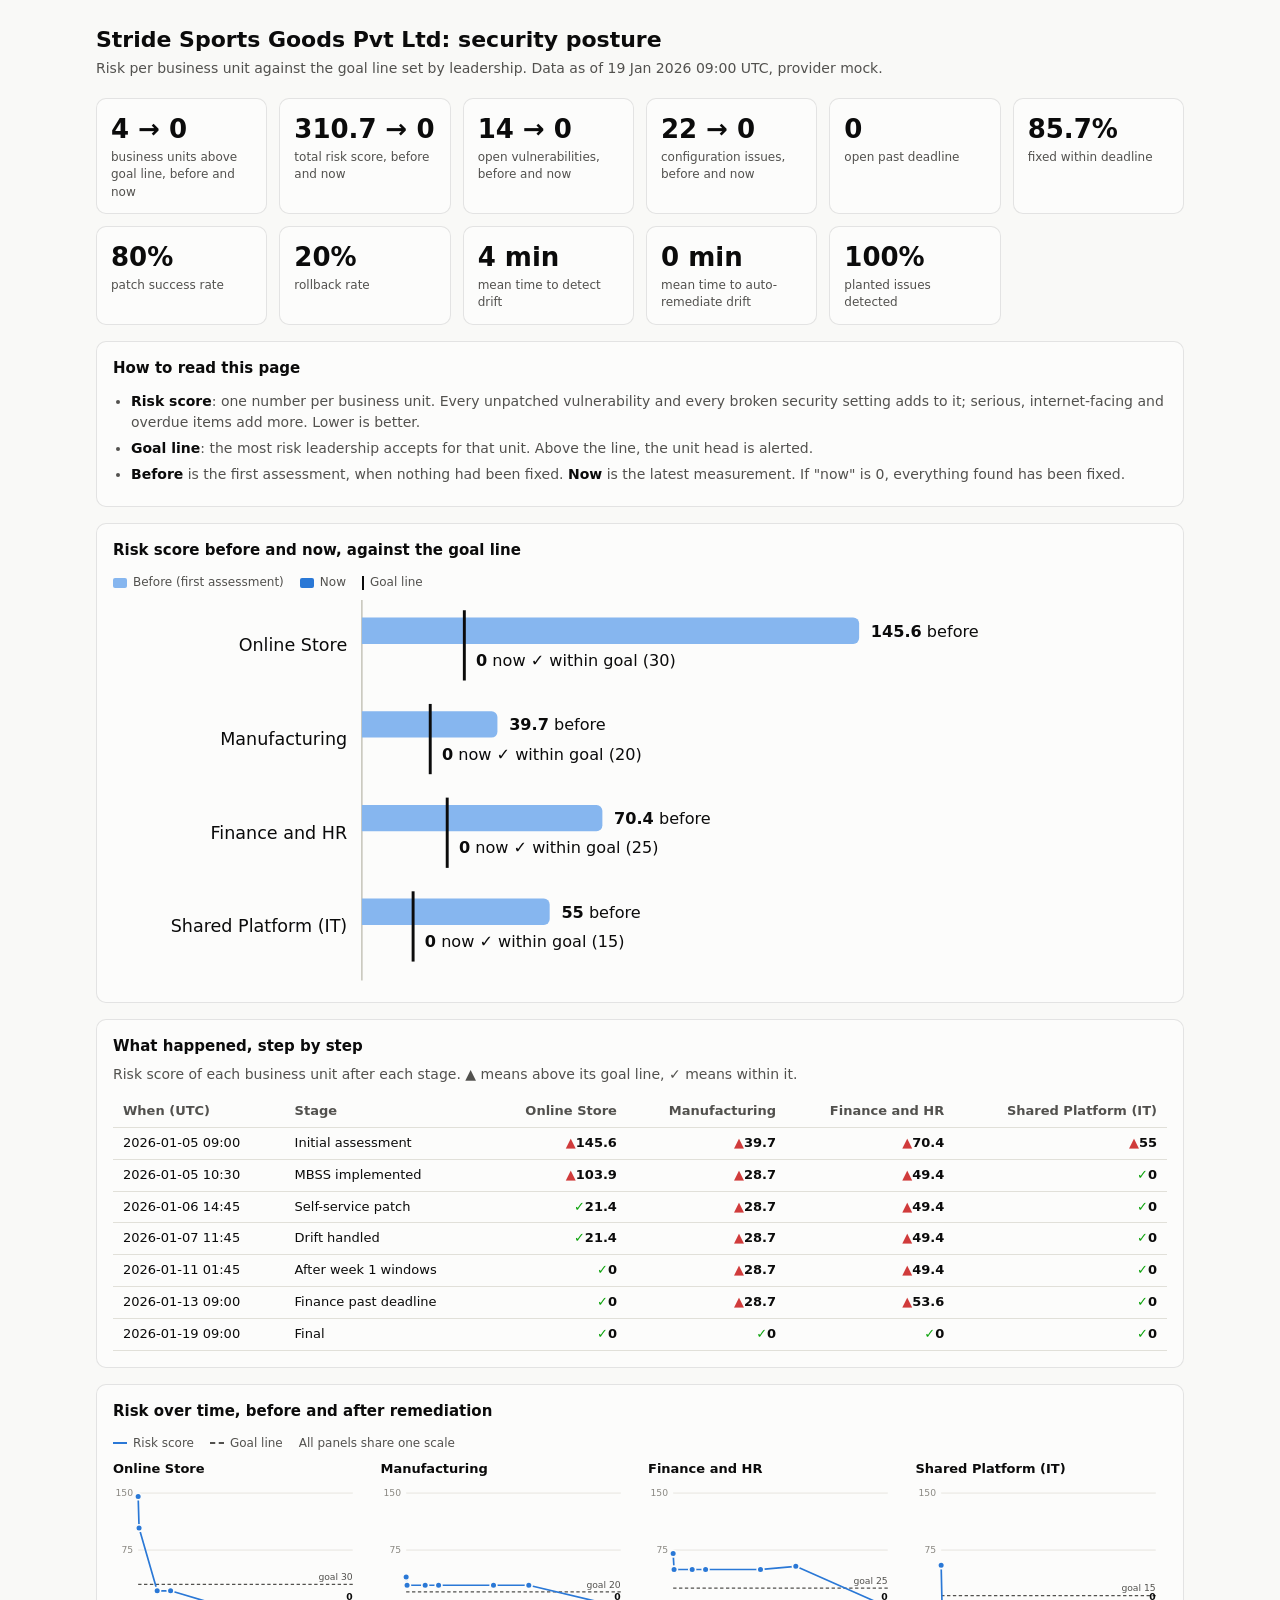
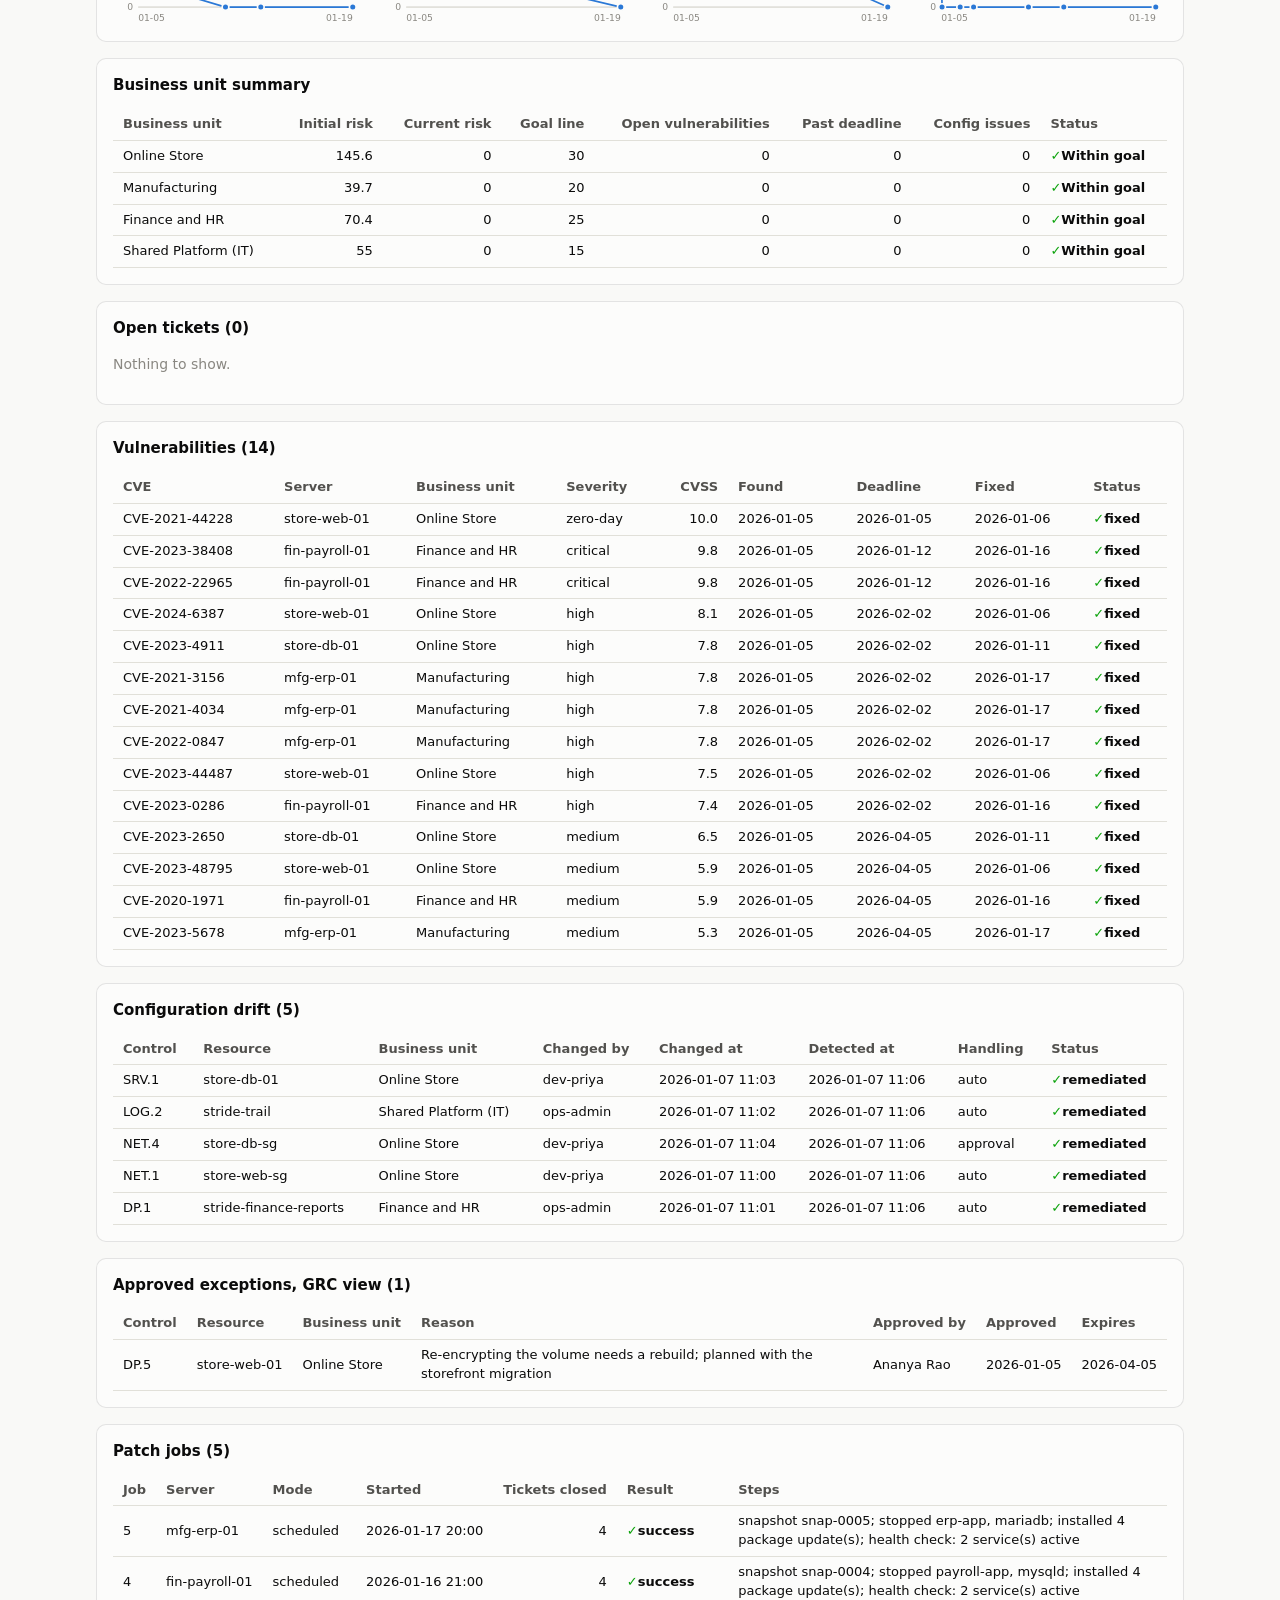
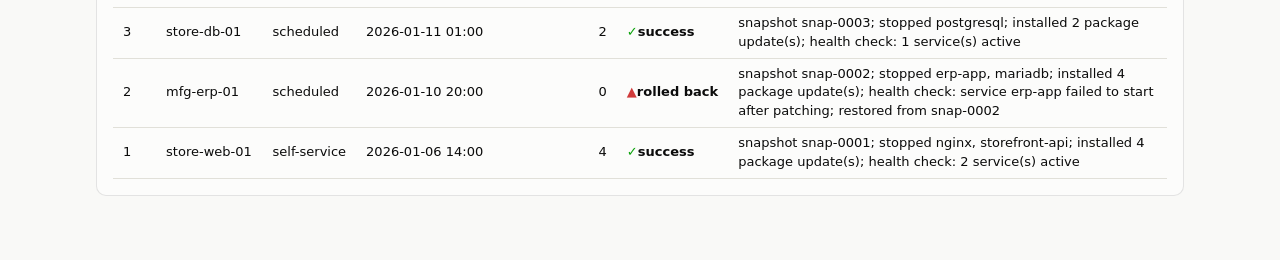
<file: dashboard/index.html>
<!doctype html><html lang="en"><head><meta charset="utf-8"><meta name="viewport" content="width=device-width,initial-scale=1"><title>CSPM dashboard</title><style>
:root{color-scheme:light;--page:#f9f9f7;--surface:#fcfcfb;--ink:#0b0b0b;--ink2:#52514e;--muted:#898781;
--grid:#e1e0d9;--axis:#c3c2b7;--border:rgba(11,11,11,.10);--series:#2a78d6;--good:#0ca30c;--critical:#d03b3b;--warning:#fab219}
@media (prefers-color-scheme:dark){:root:not([data-theme="light"]){color-scheme:dark;--page:#0d0d0d;--surface:#1a1a19;
--ink:#f0efec;--ink2:#c3c2b7;--muted:#898781;--grid:#2c2c2a;--axis:#383835;--border:rgba(255,255,255,.10);--series:#3987e5}}
:root[data-theme="dark"]{color-scheme:dark;--page:#0d0d0d;--surface:#1a1a19;--ink:#f0efec;--ink2:#c3c2b7;--muted:#898781;
--grid:#2c2c2a;--axis:#383835;--border:rgba(255,255,255,.10);--series:#3987e5}
*{box-sizing:border-box}
body{margin:0;background:var(--page);color:var(--ink);font:14px/1.45 system-ui,-apple-system,"Segoe UI",sans-serif}
main{max-width:1120px;margin:0 auto;padding:24px 16px 48px}
h1{font-size:22px;margin:0 0 2px}h2{font-size:15px;margin:0 0 12px}
.sub{color:var(--ink2);margin:0 0 20px}
.card{background:var(--surface);border:1px solid var(--border);border-radius:10px;padding:16px;margin-bottom:16px}
.tiles{display:grid;grid-template-columns:repeat(auto-fit,minmax(150px,1fr));gap:12px;margin-bottom:16px}
.tile{background:var(--surface);border:1px solid var(--border);border-radius:10px;padding:12px 14px}
.tile .v{font-size:26px;font-weight:600}.tile .l{color:var(--ink2);font-size:12px}
.panels{display:grid;grid-template-columns:repeat(auto-fit,minmax(250px,1fr));gap:16px}
.panel h3{font-size:13px;margin:0 0 4px;font-weight:600}
svg{display:block;width:100%;height:auto;overflow:visible}
svg text{font:11px system-ui,-apple-system,"Segoe UI",sans-serif;fill:var(--muted)}
svg text.val{fill:var(--ink);font-weight:600}svg text.name{fill:var(--ink);font-size:12px}svg text.sec{fill:var(--ink2)}
.bar{fill:var(--series)}.line{fill:none;stroke:var(--series);stroke-width:2;stroke-linejoin:round}
.dot{fill:var(--series);stroke:var(--surface);stroke-width:2}.hit{fill:transparent}
.gridl{stroke:var(--grid);stroke-width:1}.axisl{stroke:var(--axis);stroke-width:1}
.goal{stroke:var(--ink);stroke-width:2}.goald{stroke:var(--ink2);stroke-width:1.5;stroke-dasharray:4 3}
.legend{display:flex;gap:16px;color:var(--ink2);font-size:12px;margin:0 0 8px;flex-wrap:wrap}
.legend i{display:inline-block;vertical-align:middle;margin-right:6px}
.tablewrap{overflow-x:auto}
table{border-collapse:collapse;width:100%;font-size:13px}
th,td{text-align:left;padding:6px 10px;border-bottom:1px solid var(--grid);white-space:nowrap}
th{color:var(--ink2);font-weight:600}td.num,th.num{text-align:right;font-variant-numeric:tabular-nums}
td.wrap{white-space:normal;min-width:220px}
.st{font-weight:600}.st.bad::before{content:"\25B2 ";color:var(--critical)}.st.ok::before{content:"\2713 ";color:var(--good)}
.st.wait::before{content:"\25CF ";color:var(--warning)}
#tip{position:fixed;pointer-events:none;background:var(--ink);color:var(--surface);padding:6px 9px;border-radius:6px;
font-size:12px;white-space:pre-line;display:none;z-index:9;max-width:260px}
.empty{color:var(--muted)}
:root{--before:#86b6ef}
@media (prefers-color-scheme:dark){:root:not([data-theme="light"]){--before:#184f95}}
:root[data-theme="dark"]{--before:#184f95}
.bar.before{fill:var(--before)}
.how{margin:0;padding-left:18px;color:var(--ink2)}.how li{margin-bottom:6px}.how b{color:var(--ink)}
.card .sub{margin:-6px 0 12px}
</style></head><body><main><h1>Stride Sports Goods Pvt Ltd: security posture</h1><p class="sub">Risk per business unit against the goal line set by leadership. Data as of 19 Jan 2026 09:00 UTC, provider mock.</p><div class="tiles"><div class="tile"><div class="v">4 → 0</div><div class="l">business units above goal line, before and now</div></div><div class="tile"><div class="v">310.7 → 0</div><div class="l">total risk score, before and now</div></div><div class="tile"><div class="v">14 → 0</div><div class="l">open vulnerabilities, before and now</div></div><div class="tile"><div class="v">22 → 0</div><div class="l">configuration issues, before and now</div></div><div class="tile"><div class="v">0</div><div class="l">open past deadline</div></div><div class="tile"><div class="v">85.7%</div><div class="l">fixed within deadline</div></div><div class="tile"><div class="v">80%</div><div class="l">patch success rate</div></div><div class="tile"><div class="v">20%</div><div class="l">rollback rate</div></div><div class="tile"><div class="v">4 min</div><div class="l">mean time to detect drift</div></div><div class="tile"><div class="v">0 min</div><div class="l">mean time to auto-remediate drift</div></div><div class="tile"><div class="v">100%</div><div class="l">planted issues detected</div></div></div><div class="card"><h2>How to read this page</h2><ul class="how"><li><b>Risk score</b>: one number per business unit. Every unpatched vulnerability and every broken security setting adds to it; serious, internet-facing and overdue items add more. Lower is better.</li><li><b>Goal line</b>: the most risk leadership accepts for that unit. Above the line, the unit head is alerted.</li><li><b>Before</b> is the first assessment, when nothing had been fixed. <b>Now</b> is the latest measurement. If "now" is 0, everything found has been fixed.</li></ul></div><div class="card"><h2>Risk score before and now, against the goal line</h2><div class="legend"><span><i style="width:14px;height:10px;border-radius:2px;background:var(--before)"></i>Before (first assessment)</span><span><i style="width:14px;height:10px;border-radius:2px;background:var(--series)"></i>Now</span><span><i style="width:2px;height:14px;background:var(--ink)"></i>Goal line</span></div><svg viewBox="0 0 720 264" role="img" aria-label="Risk score before and now against the goal line for each business unit"><line class="axisl" x1="170" y1="0" x2="170" y2="260"/><g data-tip="Online Store (goal line 30)
Before: risk 145.6, 6 vulnerabilities, 6 config issues
Now: risk 0, 0 vulnerabilities, 0 config issues"><rect class="hit" x="0" y="2" width="720" height="64"/><text class="name" x="160" y="35" text-anchor="end">Online Store</text><path class="bar before" d="M170,12 h335.7 a4,4 0 0 1 4,4 v10 a4,4 0 0 1 -4,4 h-335.7 z"/><rect class="bar" x="170" y="32" width="0.0" height="18"/><line class="goal" x1="240.0" y1="7" x2="240.0" y2="55"/><text class="val" x="517.7" y="25">145.6<tspan class="sec" font-weight="400"> before</tspan></text><text class="val" x="248.0" y="45">0<tspan class="sec" font-weight="400"> now  &#10003; within goal (30)</tspan></text></g><g data-tip="Manufacturing (goal line 20)
Before: risk 39.7, 4 vulnerabilities, 2 config issues
Now: risk 0, 0 vulnerabilities, 0 config issues"><rect class="hit" x="0" y="66" width="720" height="64"/><text class="name" x="160" y="99" text-anchor="end">Manufacturing</text><path class="bar before" d="M170,76 h88.6 a4,4 0 0 1 4,4 v10 a4,4 0 0 1 -4,4 h-88.6 z"/><rect class="bar" x="170" y="96" width="0.0" height="18"/><line class="goal" x1="216.7" y1="71" x2="216.7" y2="119"/><text class="val" x="270.6" y="89">39.7<tspan class="sec" font-weight="400"> before</tspan></text><text class="val" x="224.7" y="109">0<tspan class="sec" font-weight="400"> now  &#10003; within goal (20)</tspan></text></g><g data-tip="Finance and HR (goal line 25)
Before: risk 70.4, 4 vulnerabilities, 4 config issues
Now: risk 0, 0 vulnerabilities, 0 config issues"><rect class="hit" x="0" y="130" width="720" height="64"/><text class="name" x="160" y="163" text-anchor="end">Finance and HR</text><path class="bar before" d="M170,140 h160.3 a4,4 0 0 1 4,4 v10 a4,4 0 0 1 -4,4 h-160.3 z"/><rect class="bar" x="170" y="160" width="0.0" height="18"/><line class="goal" x1="228.3" y1="135" x2="228.3" y2="183"/><text class="val" x="342.3" y="153">70.4<tspan class="sec" font-weight="400"> before</tspan></text><text class="val" x="236.3" y="173">0<tspan class="sec" font-weight="400"> now  &#10003; within goal (25)</tspan></text></g><g data-tip="Shared Platform (IT) (goal line 15)
Before: risk 55, 0 vulnerabilities, 10 config issues
Now: risk 0, 0 vulnerabilities, 0 config issues"><rect class="hit" x="0" y="194" width="720" height="64"/><text class="name" x="160" y="227" text-anchor="end">Shared Platform (IT)</text><path class="bar before" d="M170,204 h124.3 a4,4 0 0 1 4,4 v10 a4,4 0 0 1 -4,4 h-124.3 z"/><rect class="bar" x="170" y="224" width="0.0" height="18"/><line class="goal" x1="205.0" y1="199" x2="205.0" y2="247"/><text class="val" x="306.3" y="217">55<tspan class="sec" font-weight="400"> before</tspan></text><text class="val" x="213.0" y="237">0<tspan class="sec" font-weight="400"> now  &#10003; within goal (15)</tspan></text></g></svg></div><div class="card"><h2>What happened, step by step</h2><p class="sub">Risk score of each business unit after each stage. &#9650; means above its goal line, &#10003; means within it.</p><div class="tablewrap"><table><thead><tr><th class="">When (UTC)</th><th class="">Stage</th><th class="num">Online Store</th><th class="num">Manufacturing</th><th class="num">Finance and HR</th><th class="num">Shared Platform (IT)</th></tr></thead><tbody><tr><td class="">2026-01-05 09:00</td><td class="">Initial assessment</td><td class="num"><span class="st bad">145.6</span></td><td class="num"><span class="st bad">39.7</span></td><td class="num"><span class="st bad">70.4</span></td><td class="num"><span class="st bad">55</span></td></tr><tr><td class="">2026-01-05 10:30</td><td class="">MBSS implemented</td><td class="num"><span class="st bad">103.9</span></td><td class="num"><span class="st bad">28.7</span></td><td class="num"><span class="st bad">49.4</span></td><td class="num"><span class="st ok">0</span></td></tr><tr><td class="">2026-01-06 14:45</td><td class="">Self-service patch</td><td class="num"><span class="st ok">21.4</span></td><td class="num"><span class="st bad">28.7</span></td><td class="num"><span class="st bad">49.4</span></td><td class="num"><span class="st ok">0</span></td></tr><tr><td class="">2026-01-07 11:45</td><td class="">Drift handled</td><td class="num"><span class="st ok">21.4</span></td><td class="num"><span class="st bad">28.7</span></td><td class="num"><span class="st bad">49.4</span></td><td class="num"><span class="st ok">0</span></td></tr><tr><td class="">2026-01-11 01:45</td><td class="">After week 1 windows</td><td class="num"><span class="st ok">0</span></td><td class="num"><span class="st bad">28.7</span></td><td class="num"><span class="st bad">49.4</span></td><td class="num"><span class="st ok">0</span></td></tr><tr><td class="">2026-01-13 09:00</td><td class="">Finance past deadline</td><td class="num"><span class="st ok">0</span></td><td class="num"><span class="st bad">28.7</span></td><td class="num"><span class="st bad">53.6</span></td><td class="num"><span class="st ok">0</span></td></tr><tr><td class="">2026-01-19 09:00</td><td class="">Final</td><td class="num"><span class="st ok">0</span></td><td class="num"><span class="st ok">0</span></td><td class="num"><span class="st ok">0</span></td><td class="num"><span class="st ok">0</span></td></tr></tbody></table></div></div><div class="card"><h2>Risk over time, before and after remediation</h2><div class="legend"><span><i style="width:14px;height:2px;background:var(--series)"></i>Risk score</span><span><i style="width:14px;border-top:2px dashed var(--ink2)"></i>Goal line</span><span>All panels share one scale</span></div><div class="panels"><div class="panel"><h3>Online Store</h3><svg viewBox="0 0 300 170" role="img" aria-label="Risk trend for Online Store"><line class="axisl" x1="30" y1="148.0" x2="286" y2="148.0"/><text x="24" y="152.0" text-anchor="end">0</text><line class="gridl" x1="30" y1="80.0" x2="286" y2="80.0"/><text x="24" y="84.0" text-anchor="end">75</text><line class="gridl" x1="30" y1="12.0" x2="286" y2="12.0"/><text x="24" y="16.0" text-anchor="end">150</text><line class="goald" x1="30" y1="120.8" x2="286" y2="120.8"/><text class="sec" x="286" y="115.8" text-anchor="end">goal 30</text><polyline class="line" points="30.0,16.0 31.1,53.8 52.7,128.6 68.7,128.6 134.2,148.0 176.3,148.0 286.0,148.0"/><g data-tip="2026-01-05 09:00 UTC
Risk 145.6
Initial assessment"><circle class="hit" cx="30.0" cy="16.0" r="11"/><circle class="dot" cx="30.0" cy="16.0" r="4"/></g><g data-tip="2026-01-05 10:30 UTC
Risk 103.9
MBSS implemented"><circle class="hit" cx="31.1" cy="53.8" r="11"/><circle class="dot" cx="31.1" cy="53.8" r="4"/></g><g data-tip="2026-01-06 14:45 UTC
Risk 21.4
Self-service patch"><circle class="hit" cx="52.7" cy="128.6" r="11"/><circle class="dot" cx="52.7" cy="128.6" r="4"/></g><g data-tip="2026-01-07 11:45 UTC
Risk 21.4
Drift handled"><circle class="hit" cx="68.7" cy="128.6" r="11"/><circle class="dot" cx="68.7" cy="128.6" r="4"/></g><g data-tip="2026-01-11 01:45 UTC
Risk 0
After week 1 windows"><circle class="hit" cx="134.2" cy="148.0" r="11"/><circle class="dot" cx="134.2" cy="148.0" r="4"/></g><g data-tip="2026-01-13 09:00 UTC
Risk 0
Finance past deadline"><circle class="hit" cx="176.3" cy="148.0" r="11"/><circle class="dot" cx="176.3" cy="148.0" r="4"/></g><g data-tip="2026-01-19 09:00 UTC
Risk 0
Final"><circle class="hit" cx="286.0" cy="148.0" r="11"/><circle class="dot" cx="286.0" cy="148.0" r="4"/></g><text class="val" x="286.0" y="139.0" text-anchor="end">0</text><text x="30" y="165">01-05</text><text x="286" y="165" text-anchor="end">01-19</text></svg></div><div class="panel"><h3>Manufacturing</h3><svg viewBox="0 0 300 170" role="img" aria-label="Risk trend for Manufacturing"><line class="axisl" x1="30" y1="148.0" x2="286" y2="148.0"/><text x="24" y="152.0" text-anchor="end">0</text><line class="gridl" x1="30" y1="80.0" x2="286" y2="80.0"/><text x="24" y="84.0" text-anchor="end">75</text><line class="gridl" x1="30" y1="12.0" x2="286" y2="12.0"/><text x="24" y="16.0" text-anchor="end">150</text><line class="goald" x1="30" y1="129.9" x2="286" y2="129.9"/><text class="sec" x="286" y="124.9" text-anchor="end">goal 20</text><polyline class="line" points="30.0,112.0 31.1,122.0 52.7,122.0 68.7,122.0 134.2,122.0 176.3,122.0 286.0,148.0"/><g data-tip="2026-01-05 09:00 UTC
Risk 39.7
Initial assessment"><circle class="hit" cx="30.0" cy="112.0" r="11"/><circle class="dot" cx="30.0" cy="112.0" r="4"/></g><g data-tip="2026-01-05 10:30 UTC
Risk 28.7
MBSS implemented"><circle class="hit" cx="31.1" cy="122.0" r="11"/><circle class="dot" cx="31.1" cy="122.0" r="4"/></g><g data-tip="2026-01-06 14:45 UTC
Risk 28.7
Self-service patch"><circle class="hit" cx="52.7" cy="122.0" r="11"/><circle class="dot" cx="52.7" cy="122.0" r="4"/></g><g data-tip="2026-01-07 11:45 UTC
Risk 28.7
Drift handled"><circle class="hit" cx="68.7" cy="122.0" r="11"/><circle class="dot" cx="68.7" cy="122.0" r="4"/></g><g data-tip="2026-01-11 01:45 UTC
Risk 28.7
After week 1 windows"><circle class="hit" cx="134.2" cy="122.0" r="11"/><circle class="dot" cx="134.2" cy="122.0" r="4"/></g><g data-tip="2026-01-13 09:00 UTC
Risk 28.7
Finance past deadline"><circle class="hit" cx="176.3" cy="122.0" r="11"/><circle class="dot" cx="176.3" cy="122.0" r="4"/></g><g data-tip="2026-01-19 09:00 UTC
Risk 0
Final"><circle class="hit" cx="286.0" cy="148.0" r="11"/><circle class="dot" cx="286.0" cy="148.0" r="4"/></g><text class="val" x="286.0" y="139.0" text-anchor="end">0</text><text x="30" y="165">01-05</text><text x="286" y="165" text-anchor="end">01-19</text></svg></div><div class="panel"><h3>Finance and HR</h3><svg viewBox="0 0 300 170" role="img" aria-label="Risk trend for Finance and HR"><line class="axisl" x1="30" y1="148.0" x2="286" y2="148.0"/><text x="24" y="152.0" text-anchor="end">0</text><line class="gridl" x1="30" y1="80.0" x2="286" y2="80.0"/><text x="24" y="84.0" text-anchor="end">75</text><line class="gridl" x1="30" y1="12.0" x2="286" y2="12.0"/><text x="24" y="16.0" text-anchor="end">150</text><line class="goald" x1="30" y1="125.3" x2="286" y2="125.3"/><text class="sec" x="286" y="120.3" text-anchor="end">goal 25</text><polyline class="line" points="30.0,84.2 31.1,103.2 52.7,103.2 68.7,103.2 134.2,103.2 176.3,99.4 286.0,148.0"/><g data-tip="2026-01-05 09:00 UTC
Risk 70.4
Initial assessment"><circle class="hit" cx="30.0" cy="84.2" r="11"/><circle class="dot" cx="30.0" cy="84.2" r="4"/></g><g data-tip="2026-01-05 10:30 UTC
Risk 49.4
MBSS implemented"><circle class="hit" cx="31.1" cy="103.2" r="11"/><circle class="dot" cx="31.1" cy="103.2" r="4"/></g><g data-tip="2026-01-06 14:45 UTC
Risk 49.4
Self-service patch"><circle class="hit" cx="52.7" cy="103.2" r="11"/><circle class="dot" cx="52.7" cy="103.2" r="4"/></g><g data-tip="2026-01-07 11:45 UTC
Risk 49.4
Drift handled"><circle class="hit" cx="68.7" cy="103.2" r="11"/><circle class="dot" cx="68.7" cy="103.2" r="4"/></g><g data-tip="2026-01-11 01:45 UTC
Risk 49.4
After week 1 windows"><circle class="hit" cx="134.2" cy="103.2" r="11"/><circle class="dot" cx="134.2" cy="103.2" r="4"/></g><g data-tip="2026-01-13 09:00 UTC
Risk 53.6
Finance past deadline"><circle class="hit" cx="176.3" cy="99.4" r="11"/><circle class="dot" cx="176.3" cy="99.4" r="4"/></g><g data-tip="2026-01-19 09:00 UTC
Risk 0
Final"><circle class="hit" cx="286.0" cy="148.0" r="11"/><circle class="dot" cx="286.0" cy="148.0" r="4"/></g><text class="val" x="286.0" y="139.0" text-anchor="end">0</text><text x="30" y="165">01-05</text><text x="286" y="165" text-anchor="end">01-19</text></svg></div><div class="panel"><h3>Shared Platform (IT)</h3><svg viewBox="0 0 300 170" role="img" aria-label="Risk trend for Shared Platform (IT)"><line class="axisl" x1="30" y1="148.0" x2="286" y2="148.0"/><text x="24" y="152.0" text-anchor="end">0</text><line class="gridl" x1="30" y1="80.0" x2="286" y2="80.0"/><text x="24" y="84.0" text-anchor="end">75</text><line class="gridl" x1="30" y1="12.0" x2="286" y2="12.0"/><text x="24" y="16.0" text-anchor="end">150</text><line class="goald" x1="30" y1="134.4" x2="286" y2="134.4"/><text class="sec" x="286" y="129.4" text-anchor="end">goal 15</text><polyline class="line" points="30.0,98.1 31.1,148.0 52.7,148.0 68.7,148.0 134.2,148.0 176.3,148.0 286.0,148.0"/><g data-tip="2026-01-05 09:00 UTC
Risk 55
Initial assessment"><circle class="hit" cx="30.0" cy="98.1" r="11"/><circle class="dot" cx="30.0" cy="98.1" r="4"/></g><g data-tip="2026-01-05 10:30 UTC
Risk 0
MBSS implemented"><circle class="hit" cx="31.1" cy="148.0" r="11"/><circle class="dot" cx="31.1" cy="148.0" r="4"/></g><g data-tip="2026-01-06 14:45 UTC
Risk 0
Self-service patch"><circle class="hit" cx="52.7" cy="148.0" r="11"/><circle class="dot" cx="52.7" cy="148.0" r="4"/></g><g data-tip="2026-01-07 11:45 UTC
Risk 0
Drift handled"><circle class="hit" cx="68.7" cy="148.0" r="11"/><circle class="dot" cx="68.7" cy="148.0" r="4"/></g><g data-tip="2026-01-11 01:45 UTC
Risk 0
After week 1 windows"><circle class="hit" cx="134.2" cy="148.0" r="11"/><circle class="dot" cx="134.2" cy="148.0" r="4"/></g><g data-tip="2026-01-13 09:00 UTC
Risk 0
Finance past deadline"><circle class="hit" cx="176.3" cy="148.0" r="11"/><circle class="dot" cx="176.3" cy="148.0" r="4"/></g><g data-tip="2026-01-19 09:00 UTC
Risk 0
Final"><circle class="hit" cx="286.0" cy="148.0" r="11"/><circle class="dot" cx="286.0" cy="148.0" r="4"/></g><text class="val" x="286.0" y="139.0" text-anchor="end">0</text><text x="30" y="165">01-05</text><text x="286" y="165" text-anchor="end">01-19</text></svg></div></div></div><div class="card"><h2>Business unit summary</h2><div class="tablewrap"><table><thead><tr><th class="">Business unit</th><th class="num">Initial risk</th><th class="num">Current risk</th><th class="num">Goal line</th><th class="num">Open vulnerabilities</th><th class="num">Past deadline</th><th class="num">Config issues</th><th class="">Status</th></tr></thead><tbody><tr><td class="">Online Store</td><td class="num">145.6</td><td class="num">0</td><td class="num">30</td><td class="num">0</td><td class="num">0</td><td class="num">0</td><td class=""><span class="st ok">Within goal</span></td></tr><tr><td class="">Manufacturing</td><td class="num">39.7</td><td class="num">0</td><td class="num">20</td><td class="num">0</td><td class="num">0</td><td class="num">0</td><td class=""><span class="st ok">Within goal</span></td></tr><tr><td class="">Finance and HR</td><td class="num">70.4</td><td class="num">0</td><td class="num">25</td><td class="num">0</td><td class="num">0</td><td class="num">0</td><td class=""><span class="st ok">Within goal</span></td></tr><tr><td class="">Shared Platform (IT)</td><td class="num">55</td><td class="num">0</td><td class="num">15</td><td class="num">0</td><td class="num">0</td><td class="num">0</td><td class=""><span class="st ok">Within goal</span></td></tr></tbody></table></div></div><div class="card"><h2>Open tickets (0)</h2><p class="empty">Nothing to show.</p></div><div class="card"><h2>Vulnerabilities (14)</h2><div class="tablewrap"><table><thead><tr><th class="">CVE</th><th class="">Server</th><th class="">Business unit</th><th class="">Severity</th><th class="num">CVSS</th><th class="">Found</th><th class="">Deadline</th><th class="">Fixed</th><th class="">Status</th></tr></thead><tbody><tr><td class="">CVE-2021-44228</td><td class="">store-web-01</td><td class="">Online Store</td><td class="">zero-day</td><td class="num">10.0</td><td class="">2026-01-05</td><td class="">2026-01-05</td><td class="">2026-01-06</td><td class=""><span class="st ok">fixed</span></td></tr><tr><td class="">CVE-2023-38408</td><td class="">fin-payroll-01</td><td class="">Finance and HR</td><td class="">critical</td><td class="num">9.8</td><td class="">2026-01-05</td><td class="">2026-01-12</td><td class="">2026-01-16</td><td class=""><span class="st ok">fixed</span></td></tr><tr><td class="">CVE-2022-22965</td><td class="">fin-payroll-01</td><td class="">Finance and HR</td><td class="">critical</td><td class="num">9.8</td><td class="">2026-01-05</td><td class="">2026-01-12</td><td class="">2026-01-16</td><td class=""><span class="st ok">fixed</span></td></tr><tr><td class="">CVE-2024-6387</td><td class="">store-web-01</td><td class="">Online Store</td><td class="">high</td><td class="num">8.1</td><td class="">2026-01-05</td><td class="">2026-02-02</td><td class="">2026-01-06</td><td class=""><span class="st ok">fixed</span></td></tr><tr><td class="">CVE-2023-4911</td><td class="">store-db-01</td><td class="">Online Store</td><td class="">high</td><td class="num">7.8</td><td class="">2026-01-05</td><td class="">2026-02-02</td><td class="">2026-01-11</td><td class=""><span class="st ok">fixed</span></td></tr><tr><td class="">CVE-2021-3156</td><td class="">mfg-erp-01</td><td class="">Manufacturing</td><td class="">high</td><td class="num">7.8</td><td class="">2026-01-05</td><td class="">2026-02-02</td><td class="">2026-01-17</td><td class=""><span class="st ok">fixed</span></td></tr><tr><td class="">CVE-2021-4034</td><td class="">mfg-erp-01</td><td class="">Manufacturing</td><td class="">high</td><td class="num">7.8</td><td class="">2026-01-05</td><td class="">2026-02-02</td><td class="">2026-01-17</td><td class=""><span class="st ok">fixed</span></td></tr><tr><td class="">CVE-2022-0847</td><td class="">mfg-erp-01</td><td class="">Manufacturing</td><td class="">high</td><td class="num">7.8</td><td class="">2026-01-05</td><td class="">2026-02-02</td><td class="">2026-01-17</td><td class=""><span class="st ok">fixed</span></td></tr><tr><td class="">CVE-2023-44487</td><td class="">store-web-01</td><td class="">Online Store</td><td class="">high</td><td class="num">7.5</td><td class="">2026-01-05</td><td class="">2026-02-02</td><td class="">2026-01-06</td><td class=""><span class="st ok">fixed</span></td></tr><tr><td class="">CVE-2023-0286</td><td class="">fin-payroll-01</td><td class="">Finance and HR</td><td class="">high</td><td class="num">7.4</td><td class="">2026-01-05</td><td class="">2026-02-02</td><td class="">2026-01-16</td><td class=""><span class="st ok">fixed</span></td></tr><tr><td class="">CVE-2023-2650</td><td class="">store-db-01</td><td class="">Online Store</td><td class="">medium</td><td class="num">6.5</td><td class="">2026-01-05</td><td class="">2026-04-05</td><td class="">2026-01-11</td><td class=""><span class="st ok">fixed</span></td></tr><tr><td class="">CVE-2023-48795</td><td class="">store-web-01</td><td class="">Online Store</td><td class="">medium</td><td class="num">5.9</td><td class="">2026-01-05</td><td class="">2026-04-05</td><td class="">2026-01-06</td><td class=""><span class="st ok">fixed</span></td></tr><tr><td class="">CVE-2020-1971</td><td class="">fin-payroll-01</td><td class="">Finance and HR</td><td class="">medium</td><td class="num">5.9</td><td class="">2026-01-05</td><td class="">2026-04-05</td><td class="">2026-01-16</td><td class=""><span class="st ok">fixed</span></td></tr><tr><td class="">CVE-2023-5678</td><td class="">mfg-erp-01</td><td class="">Manufacturing</td><td class="">medium</td><td class="num">5.3</td><td class="">2026-01-05</td><td class="">2026-04-05</td><td class="">2026-01-17</td><td class=""><span class="st ok">fixed</span></td></tr></tbody></table></div></div><div class="card"><h2>Configuration drift (5)</h2><div class="tablewrap"><table><thead><tr><th class="">Control</th><th class="">Resource</th><th class="">Business unit</th><th class="">Changed by</th><th class="">Changed at</th><th class="">Detected at</th><th class="">Handling</th><th class="">Status</th></tr></thead><tbody><tr><td class="">SRV.1</td><td class="">store-db-01</td><td class="">Online Store</td><td class="">dev-priya</td><td class="">2026-01-07 11:03</td><td class="">2026-01-07 11:06</td><td class="">auto</td><td class=""><span class="st ok">remediated</span></td></tr><tr><td class="">LOG.2</td><td class="">stride-trail</td><td class="">Shared Platform (IT)</td><td class="">ops-admin</td><td class="">2026-01-07 11:02</td><td class="">2026-01-07 11:06</td><td class="">auto</td><td class=""><span class="st ok">remediated</span></td></tr><tr><td class="">NET.4</td><td class="">store-db-sg</td><td class="">Online Store</td><td class="">dev-priya</td><td class="">2026-01-07 11:04</td><td class="">2026-01-07 11:06</td><td class="">approval</td><td class=""><span class="st ok">remediated</span></td></tr><tr><td class="">NET.1</td><td class="">store-web-sg</td><td class="">Online Store</td><td class="">dev-priya</td><td class="">2026-01-07 11:00</td><td class="">2026-01-07 11:06</td><td class="">auto</td><td class=""><span class="st ok">remediated</span></td></tr><tr><td class="">DP.1</td><td class="">stride-finance-reports</td><td class="">Finance and HR</td><td class="">ops-admin</td><td class="">2026-01-07 11:01</td><td class="">2026-01-07 11:06</td><td class="">auto</td><td class=""><span class="st ok">remediated</span></td></tr></tbody></table></div></div><div class="card"><h2>Approved exceptions, GRC view (1)</h2><div class="tablewrap"><table><thead><tr><th class="">Control</th><th class="">Resource</th><th class="">Business unit</th><th class="">Reason</th><th class="">Approved by</th><th class="">Approved</th><th class="">Expires</th></tr></thead><tbody><tr><td class="">DP.5</td><td class="">store-web-01</td><td class="">Online Store</td><td class="wrap">Re-encrypting the volume needs a rebuild; planned with the storefront migration</td><td class="">Ananya Rao</td><td class="">2026-01-05</td><td class="">2026-04-05</td></tr></tbody></table></div></div><div class="card"><h2>Patch jobs (5)</h2><div class="tablewrap"><table><thead><tr><th class="">Job</th><th class="">Server</th><th class="">Mode</th><th class="">Started</th><th class="num">Tickets closed</th><th class="">Result</th><th class="">Steps</th></tr></thead><tbody><tr><td class="">5</td><td class="">mfg-erp-01</td><td class="">scheduled</td><td class="">2026-01-17 20:00</td><td class="num">4</td><td class=""><span class="st ok">success</span></td><td class="wrap">snapshot snap-0005; stopped erp-app, mariadb; installed 4 package update(s); health check: 2 service(s) active</td></tr><tr><td class="">4</td><td class="">fin-payroll-01</td><td class="">scheduled</td><td class="">2026-01-16 21:00</td><td class="num">4</td><td class=""><span class="st ok">success</span></td><td class="wrap">snapshot snap-0004; stopped payroll-app, mysqld; installed 4 package update(s); health check: 2 service(s) active</td></tr><tr><td class="">3</td><td class="">store-db-01</td><td class="">scheduled</td><td class="">2026-01-11 01:00</td><td class="num">2</td><td class=""><span class="st ok">success</span></td><td class="wrap">snapshot snap-0003; stopped postgresql; installed 2 package update(s); health check: 1 service(s) active</td></tr><tr><td class="">2</td><td class="">mfg-erp-01</td><td class="">scheduled</td><td class="">2026-01-10 20:00</td><td class="num">0</td><td class=""><span class="st bad">rolled back</span></td><td class="wrap">snapshot snap-0002; stopped erp-app, mariadb; installed 4 package update(s); health check: service erp-app failed to start after patching; restored from snap-0002</td></tr><tr><td class="">1</td><td class="">store-web-01</td><td class="">self-service</td><td class="">2026-01-06 14:00</td><td class="num">4</td><td class=""><span class="st ok">success</span></td><td class="wrap">snapshot snap-0001; stopped nginx, storefront-api; installed 4 package update(s); health check: 2 service(s) active</td></tr></tbody></table></div></div></main><div id="tip"></div><script>
const tip=document.getElementById('tip');
document.addEventListener('mousemove',e=>{const t=e.target.closest('[data-tip]');
if(!t){tip.style.display='none';return}
tip.textContent=t.getAttribute('data-tip');tip.style.display='block';
const w=tip.offsetWidth,x=e.clientX+14+w>innerWidth?e.clientX-w-10:e.clientX+14;
tip.style.left=x+'px';tip.style.top=(e.clientY+14)+'px'});
</script></body></html>
</file>
